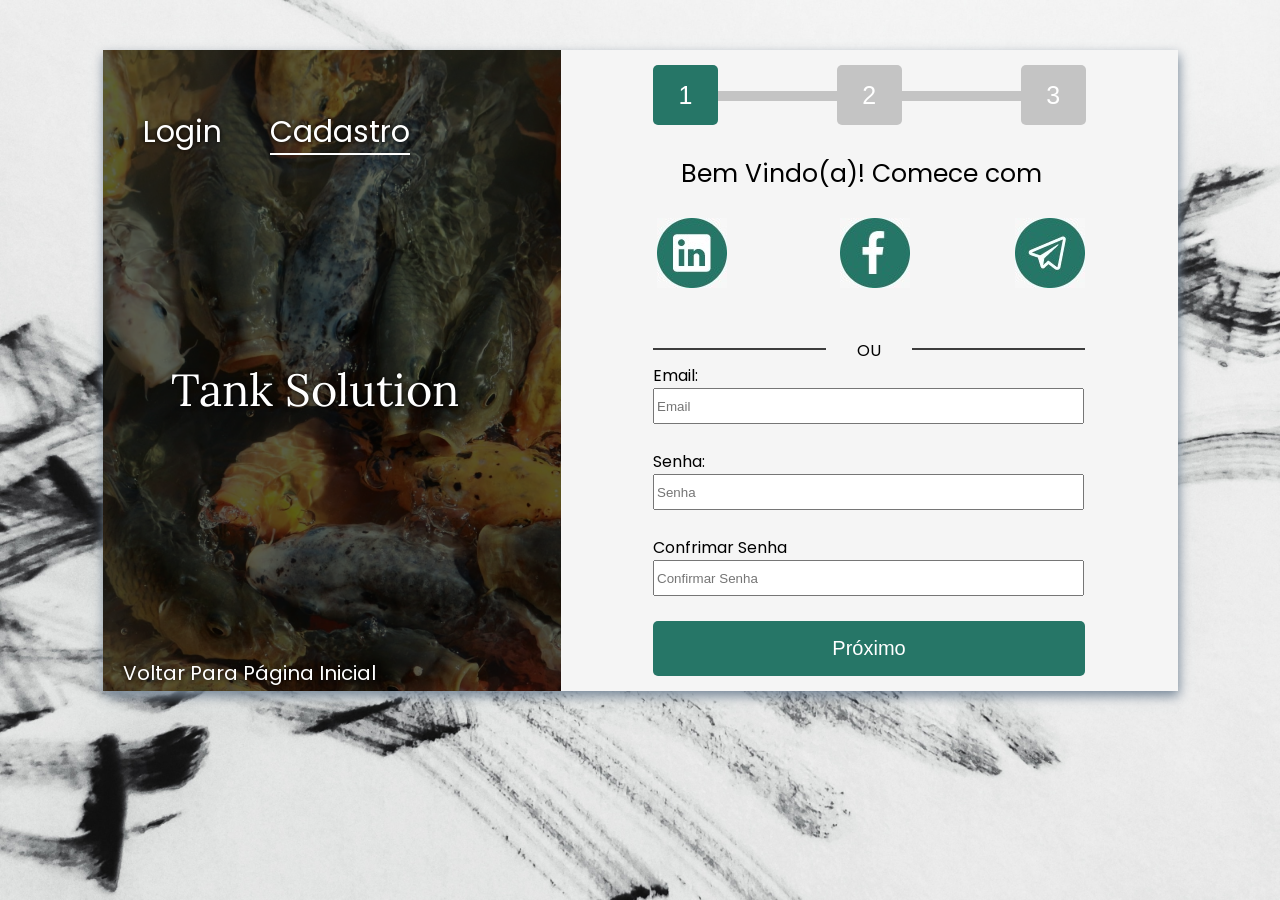
<file: TestesAPI-EnviaDADOS/api-projeto-site/API-projeto-site/public/cad1.html>
<!DOCTYPE html>
<html lang="en">

<head>
    <meta charset="UTF-8">
    <meta http-equiv="X-UA-Compatible" content="IE=edge">
    <meta name="viewport" content="width=device-width, initial-scale=1.0">
    <link href="https://fonts.googleapis.com/css2?family=Poppins&display=swap" rel="stylesheet">
    <link href="https://fonts.googleapis.com/css2?family=Lora&family=Poppins&display=swap" rel="stylesheet">
    <link rel="icon" href="CSS/img-icon/logoverde.png">
    <link rel="stylesheet" href="CSS/login-css.css">
    <link rel="stylesheet" href="CSS/cad1-css.css">
    <link rel="stylesheet" href="CSS/cad2-css.css">
    <link rel="stylesheet" href="CSS/cad3-css.css">

    <title> Tela Cadastro 1</title>
</head>

<body>
<!-- --------------------------------------------  Começo da Cad1 ------------------------------------------------ -->
    <main>
        <div class="img_fundo_esquerdo">
            <nav class="login_cadastro text_shadow">
                <ul>
                    <li id="login_style"> Login </li>
                    <li class="cadastro_style cadastro"> Cadastro </li>
                </ul>
            </nav>
            <div class="tank_solution text_shadow"> Tank Solution </div>
            <div class="text_shadow voltar_inicio">
                Voltar Para Página Inicial
            </div>
        </div>

        <div class="div_info2">
            <form id="form_cadastro" onsubmit="return cadastrar()">

                <div id="corpo">
                    <!-- Botões de Inicio -->
                    <div class="botao_alinhamento">
                        <button class="button_style" id="botao_um"> 1 </button>

                        <div id="linha1" class="linha_entre_botao"></div>

                        <button class="button_style" id="botao_dois"> 2 </button>

                        <div id="linha2" class="linha_entre_botao"></div>

                        <button class="button_style" id="botao_tres"> 3 </button>
                    </div>

                    <div id="cad1" class="div_alinhar_meio">
                        <span class="span_b_v"> Bem Vindo(a)! Comece com </span>
                        <br><br>
                        <!-- Imagens das Redes -->
                        <div class="style_icon">
                            <img id="img_in" src="CSS/img-cad-login/in.azul.verde.jpg" alt="">
                            <img id="img_face" src="CSS/img-cad-login/face.azul.verde.png" alt="">
                            <img src="CSS/img-cad-login/tele.azul.verde.png" alt="">
                        </div>
                        <br><br>

                        <div class="div_linha_ou">
                            <div class="linha_ou"> </div>
                            <span id="span_ou"> OU </span>
                            <div class="linha_ou"> </div>
                        </div>
                        <!-- ------------------------------------------ Começo do cadastro 1 -------------------------------------------------->
                        <div>
                            <div style="text-align: center;">
                                <span id="mensagem_erro"></span>
                            </div>
                            <span class="txt_esquerda"> Email: </span>
                            <br>
                            <input id="email" class="input_style2" type="text" placeholder="Email" name="email"
                                maxlength="50">

                            <br><br>

                            <span class="txt_esquerda"> Senha: </span>
                            <br>
                            <input id="senha" class="input_style2" required type="password" required placeholder="Senha"
                                name="senha" maxlength="50">

                            <br><br>
                            <span> Confrimar Senha </span>
                            <br>
                            <input id="senha2" class="input_style2" required type="password"
                                placeholder="Confirmar Senha" maxlength="50">
                            <br><br>
                            <button onclick="ircad2()" class="btn-final2" type="button"> Próximo </button>
                        </div>
                    </div>
                    <!-- ------------------------------------------ Fim do cadastro 1 -------------------------------------------------->

                    <!-- ------------------------------------------ Começo do cadastro 2 -------------------------------------------------->
                    <div id="cad2" class="div_alinhar_meio" style="display: none;">
                        <!-- Imagens das Redes -->
                        <div class="div_linha_ou">
                            <div class="linha_profile"> </div>
                            <img id="img_profile" src="CSS/img-cad-login/profile-user 2.png" alt="">
                            <div class="linha_profile"> </div>
                        </div>

                        <br><br>
                        <div>
                            <!-- Começo do cadastro -->
                            <div style="text-align: center;">
                                <span id="mensagem_erro2"></span>
                            </div>
                            <span class="txt_esquerda"> Nome: </span>
                            <br>
                            <input id="nome" class="input_style2" required type="text" placeholder="Nome Completo"
                                name="nome" maxlength="70">

                            <br><br>

                            <span class="txt_esquerda"> CPF </span>
                            <br>
                            <input id="cpf" class="input_style2" required type="text" placeholder="Apenas Números"
                                name="cpf" maxlength="11">

                            <br><br>

                            <span> Data de Nascimento: </span>
                            <span class="txt_direita"> Sexo: </span>
                            <br>
                            <input id="data_nascimento" name="d_nasci" class="input_style2 input_pequeno" required type="date">
                            

                            <input id="genero_m" name="genero" value="masculino" type="radio">
                            <span> Marculino </span>
                             
                            <input id="genero_f" name="genero" value="feminino" type="radio"> 
                            <span> Feminino </span>

                            <br><br>

                            <span> Telefone </span>
                            <span class="txt_direita"> Sou Pessoa: </span>

                            <br>
                            
                            <input id="telefone" name="telefone" class="input_style input_medio" type="text"
                                placeholder="Telefone" maxlength="15">

                            <input id="juridico_fisico" name="juri_fisi" class="input_style input_medio input_direita"
                                type="text" placeholder="Fisica/Juridica" maxlength="20">

                            <button onclick="ircad3()" class="btn-final btn-cad2" id="prox" type="button"> Próximo </button>
                            <button class="btn-final" id="anterior" type="button"> Anterior</button>
                        </div>
                    </div>
                    <!-- Fim da tela de Cadastro 2 -->

                    <!--   Começo da Tela de Cadastro 3  -->
                    <div id="cad3" class="div_alinhar_meio" style="display: none;">
                        <!-- Começo do cadastro -->

                        <span class="txt_esquerda"> CEP: </span>
                        <span id="txt_estado" class="txt_direita"> Estado </span>
                        <br>
                        <input id="cep" name="cep" id="cep" class="input_style input_medio3" type="text"
                            placeholder="CEP (apenas numeros)" maxlength="20">
                        <input id="estado" name="estado" class="input_style input_medio3 input_margin" type="text"
                            placeholder="Exemplo: SP" maxlength="10">

                        <br><br>

                        <span class="txt_esquerda"> Cidade </span>
                        <span class="txt_direita" id="txt_municipio"> Municipio </span>
                        <br>
                        <input id="cidade" name="cidade" class="input_style input_medio3" type="text"
                            placeholder="Cidade" maxlength="50">
                        <input id="municipio" name="municipio" class="input_style input_medio3 input_margin" type="text"
                            placeholder="Municipio" maxlength="30">

                        <br><br>

                        <span> Bairro </span>
                        <br>
                        <input id="bairro" name="bairro" class="input_style input_maior" type="text"
                            placeholder="Bairro" maxlength="30">

                        <br><br>

                        <span class="txt_esquerda"> Rua </span>
                        <span class="txt_direita" id="txt_numero"> Número </span>
                        <br>
                        <input id="rua" name="rua" class="input_style input_medio3 input_medio_grande" required
                            type="text" placeholder="Rua" maxlength="30">
                        <input id="numero" name="numero" class="input_style input_medio3 input_direita input_menor"
                            required type="text" placeholder="N°" maxlength="10">

                        <br><br>

                        <span> Complemento </span>
                        <br>
                        <input id="complemento" name="complemento" class="input_style input_maior" type="text" required
                            placeholder="Complemento" maxlength="30">
                        <button class="btn-final" type="submit"> Cadastrar </button>
                    </div>
                </div>
        </div>
        </form>
        </div>
    </main>

    <!-- -------------------------------------------- Fim Tela de Cadastro ----------------------------------------------- -->

</body>

</html>

<script>
    function ircad2() {

        if (email.value == '' || senha.value == '') {

            mensagem_erro.innerHTML = `<span style="color: red;"> Preencha os campos vazios! <span>`;
        } 
        else if (email.value.indexOf('@') < 0 || email.value.indexOf('.com') < 0) {

            mensagem_erro.innerHTML = `<span style="color: red;"> E-mail inválido! <span>`;
        } 
        else if (senha2.value != senha.value) {
            mensagem_erro.innerHTML = `<span style="color: red;"> Senhas diferentes <span>`;
        } 
        else {
            cad1.style.display = 'none';
            cad2.style.display = 'block';
            cad3.style.display = 'none';

            linha1.style = "background-color: #267667;";
            botao_dois.style = "background-color: #267667;"
        }
    }

    function ircad3() {

        if (nome.value == '' || cpf.value == '' || data_nascimento.value == '' || genero_f.value == '' || genero_m.value == '' ||
            telefone.value == '' || juridico_fisico.value == '') {

            mensagem_erro2.innerHTML = `<span style="color: red;"> Preencha os campos vazios! <span>`;
        }

        else {
            cad1.style.display = 'none';
            cad2.style.display = 'none';
            cad3.style.display = 'block';

            linha2.style = "background-color: #267667;";
            botao_tres.style = "background-color: #267667;"
        }
    }


    function cadastrar() {
        if (cep.value == '' || estado.value == '' || cidade.value == '' || municipio.value == '' || bairro.value == '' ||
            rua.value == '' || numero.value == '' || complemento.value == '') {

        } else {
            var formulario = new URLSearchParams(new FormData(form_cadastro));
            fetch("/usuarios/cadastrar", {
                method: "POST",
                body: formulario
            }).then(function (response) {

                if (response.ok) {

                    window.location.href = 'login.html';

                } else {

                    console.log('Erro de cadastro!');
                    response.text().then(function (resposta) {
                        div_erro.innerHTML = resposta;
                    });
                }
            });

            return false;
        }
    }
</script>


<!-- Criado por: Carlos Henrique Lima De Sousa -->
</file>
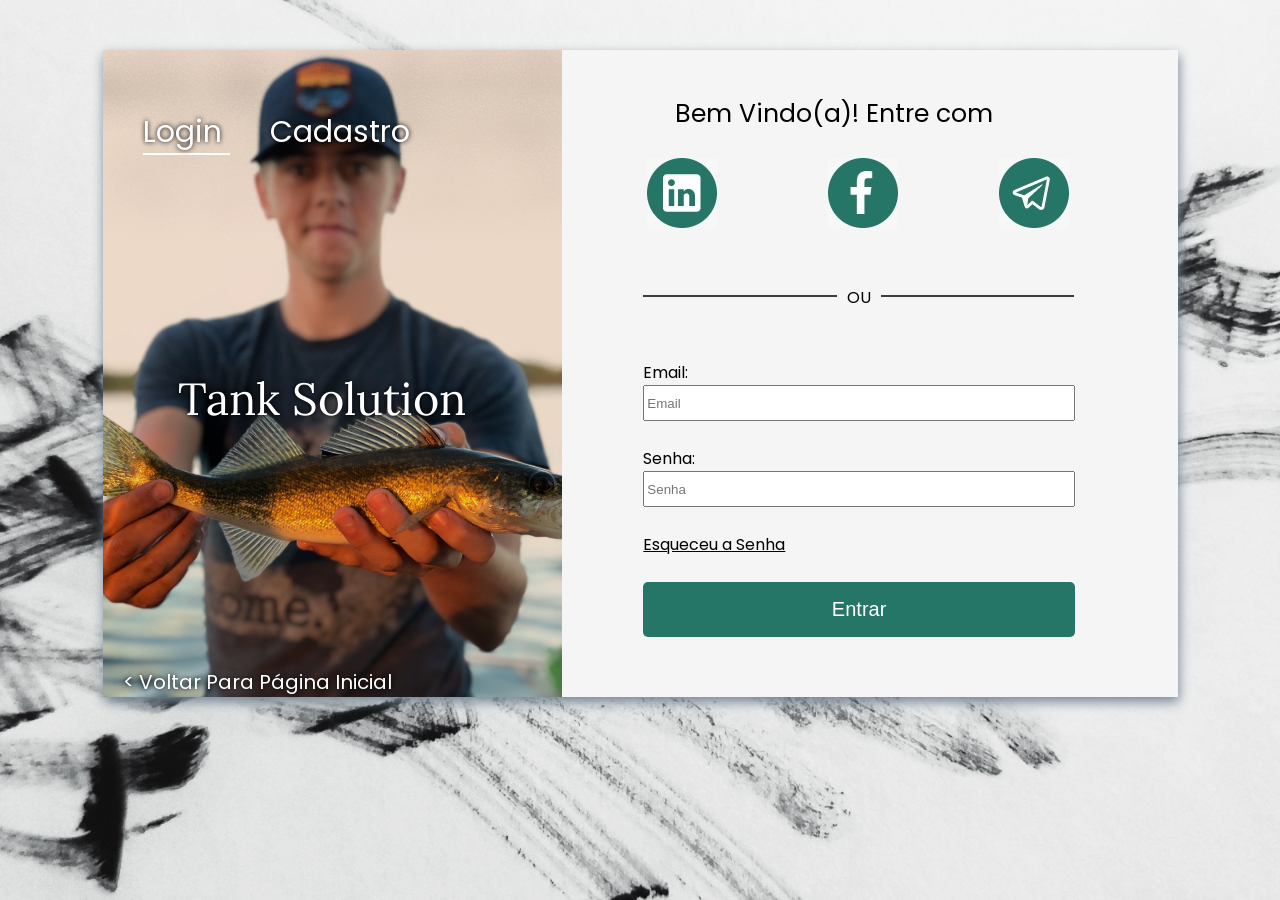
<file: TestesAPI-EnviaDADOS/api-projeto-site/API-projeto-site/public/login.html>
<!DOCTYPE html>
<html lang="en">

<head>
    <meta charset="UTF-8">
    <meta http-equiv="X-UA-Compatible" content="IE=edge">
    <meta name="viewport" content="width=device-width, initial-scale=1.0">
    <link href="https://fonts.googleapis.com/css2?family=Poppins&display=swap" rel="stylesheet">
    <link href="https://fonts.googleapis.com/css2?family=Lora&family=Poppins&display=swap" rel="stylesheet">
    <link rel="icon" href="CSS/img-icon/logoverde.png">
    <link rel="stylesheet" href="CSS/login-css.css">
    <title> Tela Login </title>
</head>

<body>
    <main>
        <div class="img_fundo_esquerdo">
            <nav class="login_cadastro text_shadow">
                <ul>
                    <li class="cadastro"> Login </li>
                    <a href="cad1.html">
                        <li class="cadastro_style"> Cadastro </li>
                    </a>
                </ul>
            </nav>
            <div class="tank_solution text_shadow"> Tank Solution </div>
            <a href="home.html">
                <div class="text_shadow voltar_inicio">
                    < Voltar Para Página Inicial </div>
            </a>
        </div>

        <div class="div_info">
            <div class="div_alinhar_esquerda">
                <span class="span_b_v"> Bem Vindo(a)! Entre com </span>
                <br><br>
                <!-- Imagens das Redes -->
                <div class="style_icon">
                    <a href=""> <img class="style_icon" id="img_in" src="CSS/img-cad-login/in.azul.verde.jpg" alt="">
                    </a>
                    <a href=""> <img class="style_icon" id="img_face" src="CSS/img-cad-login/face.azul.verde.png"
                            alt=""></a>
                    <a href=""> <img class="style_icon" src="CSS/img-cad-login/tele.azul.verde.png" alt=""> </a>
                </div>
                <br><br>

                <!-- Começo do cadastro -->
                <div class="div_linha_ou">
                    <div class="linha_ou"> </div>
                    <span class="span_ou"> OU </span>
                    <div class="linha_ou"> </div>
                    <br><br>
                </div>

                <div id="msg_erro" style="display: none;">
                    Seu nome de usuário ou senha podem estar incorretos
                </div>
                <br>
                <form id="form_login" method="POST" onsubmit="return entrar()">
                    <span class="txt_esquerda"> Email: </span>
                    <br>
                    <input id="inp_email" class="input_style" type="email" placeholder="Email" name="email">

                    <br><br>

                    <span class="txt_esquerda"> Senha: </span>
                    <br>
                    <input id="inp_senha" class="input_style" type="password" required placeholder="Senha" name="senha">

                    <br><br>
                    <u> Esqueceu a Senha </u>
            </div>

            <br>

            <!-- Proxima Pagina -->
            <button class="btn-final" type="submit"> Entrar </button>
            </form>

        </div>
    </main>
</body>

</html>

<script>
    function entrar() {
        var formulario = new URLSearchParams(new FormData(form_login));
        fetch("/usuarios/autenticar", {
            method: "POST",
            body: formulario
        }).then(resposta => {

            if (resposta.ok) {

                resposta.json().then(json => {

                    sessionStorage.login_usuario_meuapp = json.login;
                    sessionStorage.nome_usuario_meuapp = json.nome;

                    window.location.href = 'index.html';
                });

            } else {

                console.log('Erro de login!');

                resposta.text().then(texto => {
                    console.error(texto);
                    finalizar_aguardar(texto);
                });
            }
        });

        return false;
    }
</script>
</file>
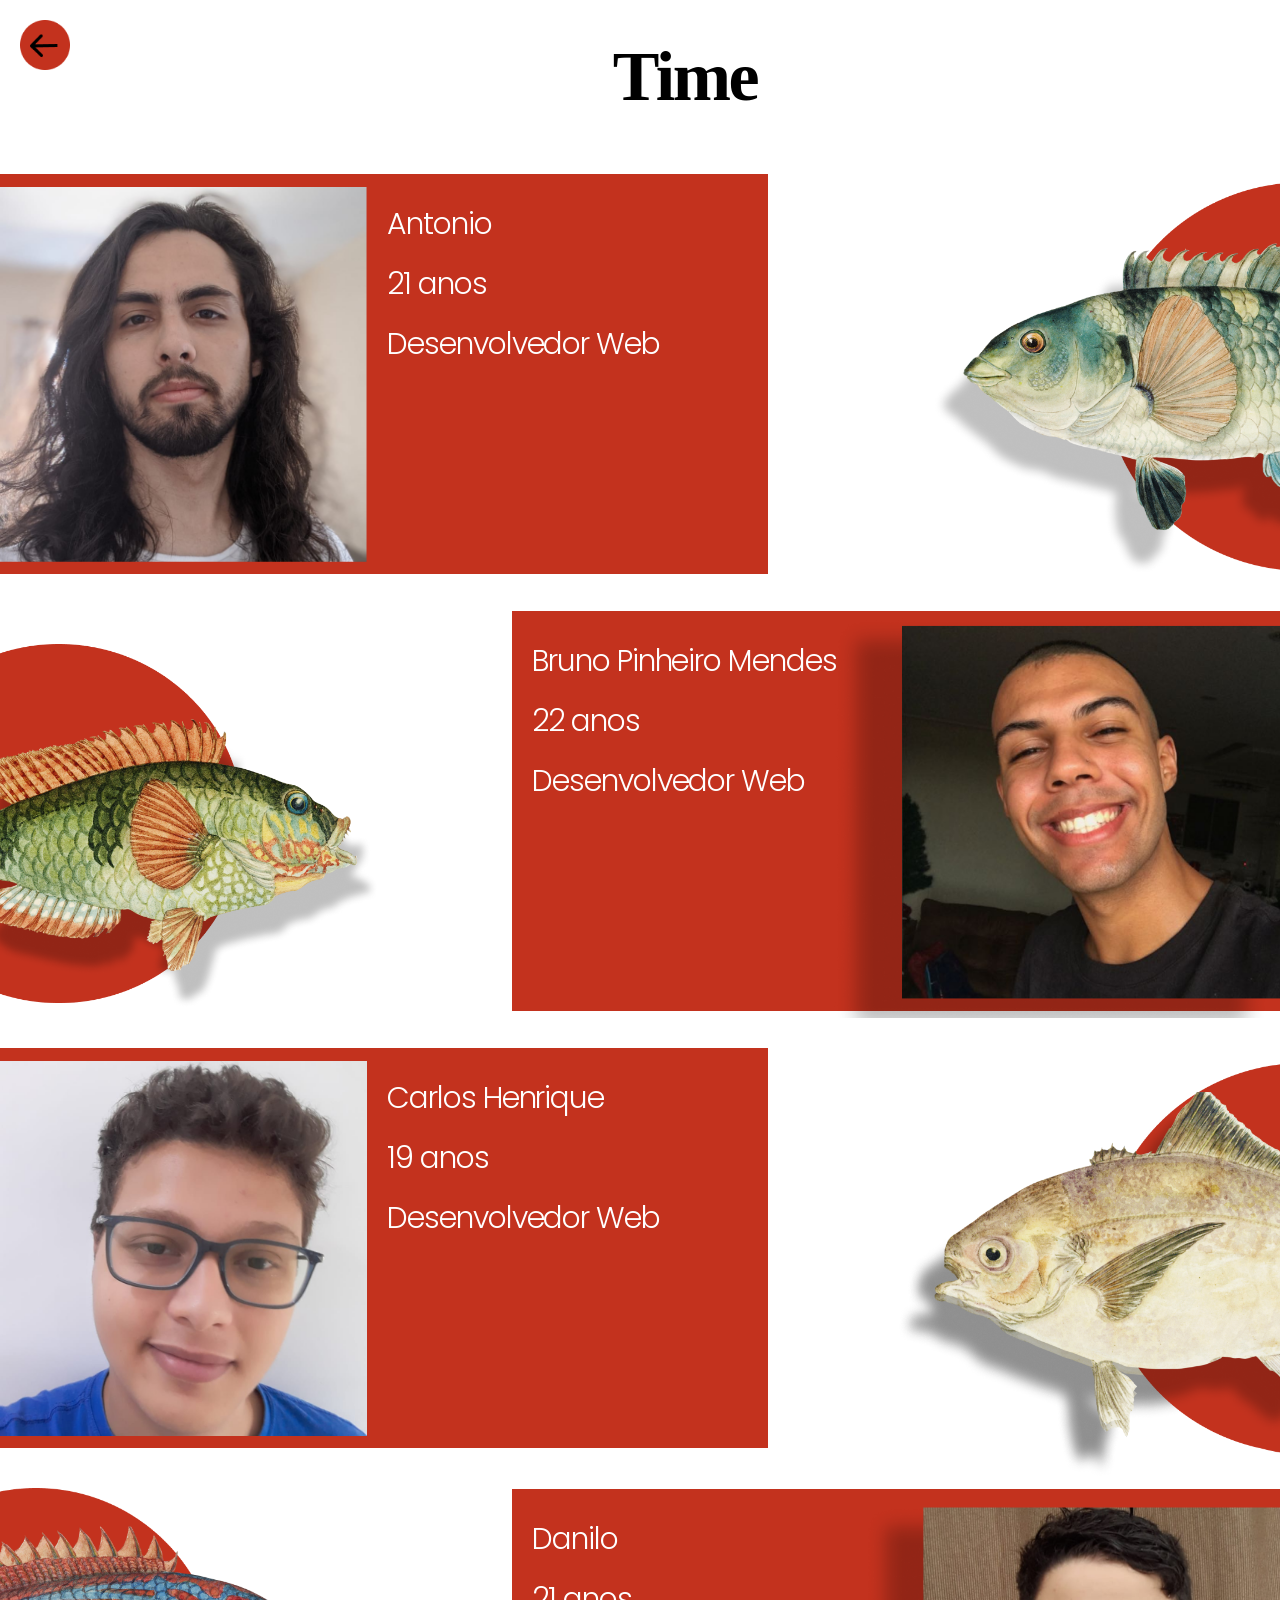
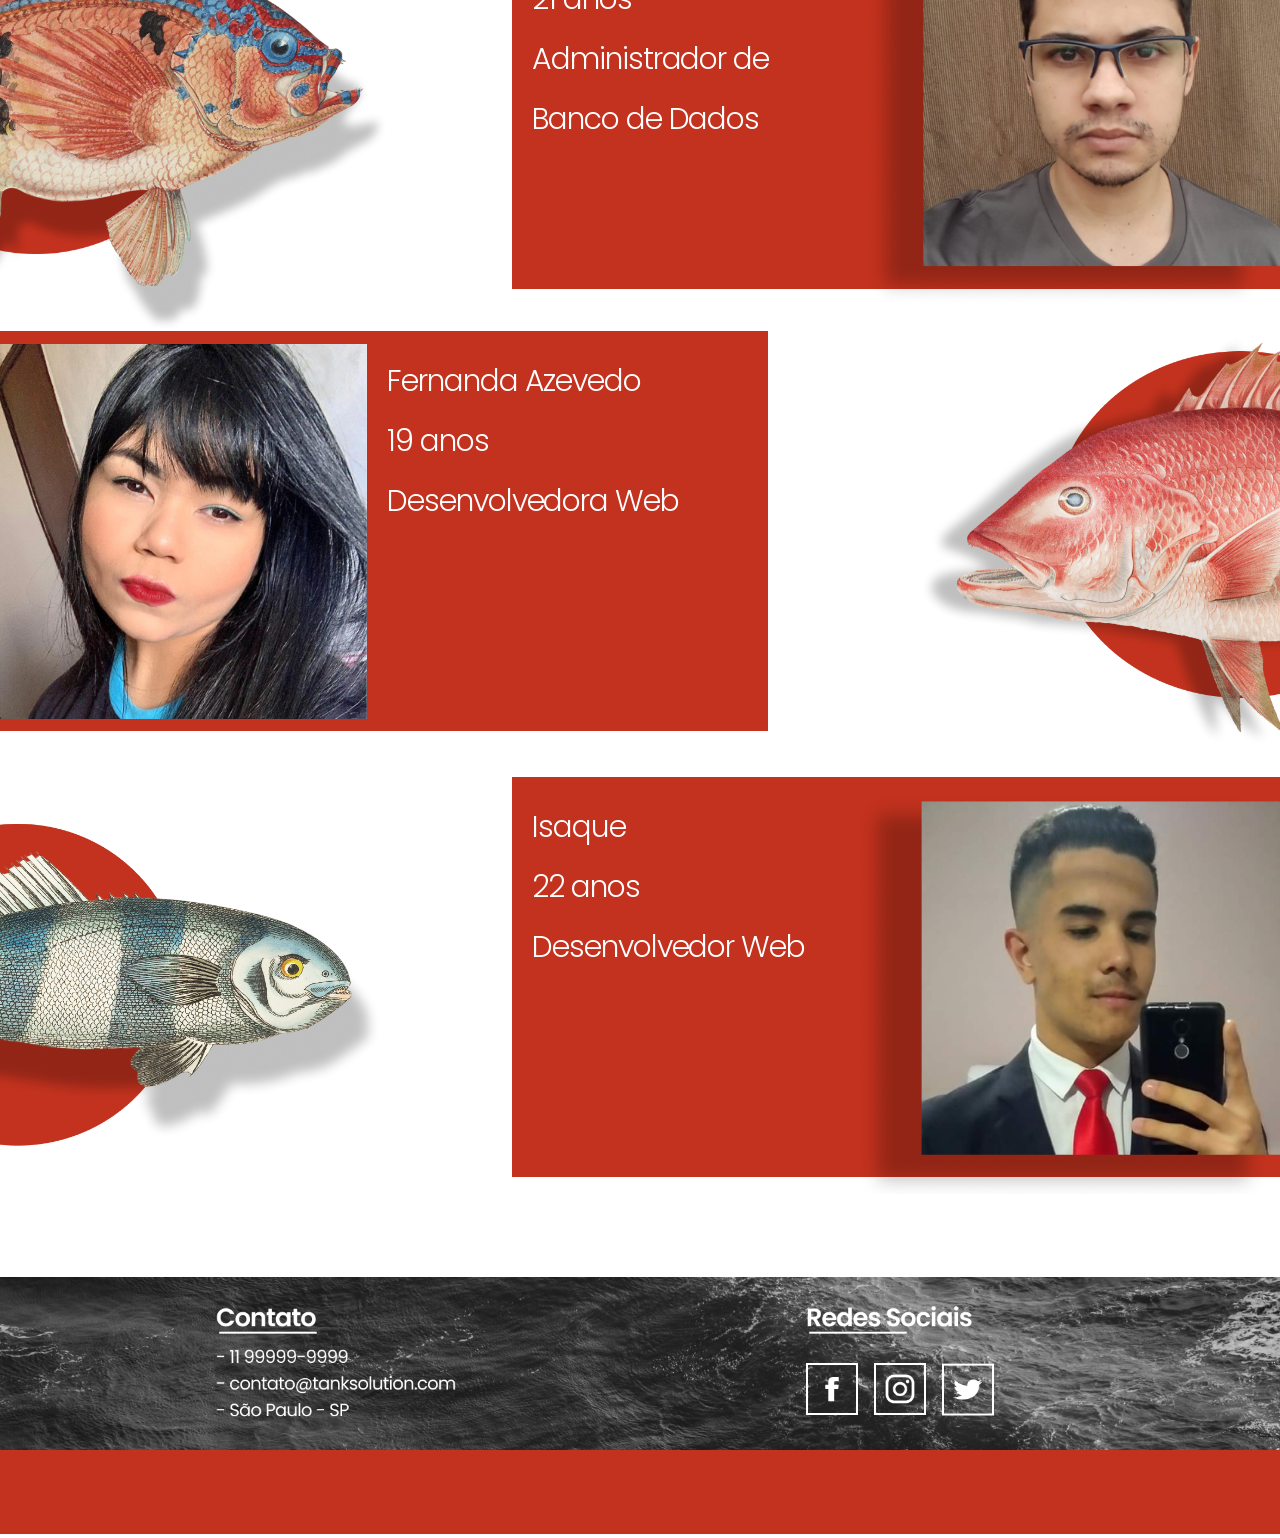
<file: TestesAPI-EnviaDADOS/api-projeto-site/API-projeto-site/public/time.html>
<!DOCTYPE html>
<html lang="pt-br">

<head>
    <meta charset="UTF-8">
    <meta http-equiv="X-UA-Compatible" content="IE=edge">
    <meta name="viewport" content="width=device-width, initial-scale=1.0">
    <link rel="stylesheet" href="CSS/time-css.css">
    <link rel="preconnect" href="https://fonts.gstatic.com">
    <link href="https://fonts.googleapis.com/css2?family=Poppins:wght@200&display=swap" rel="stylesheet">
    <title>Document</title>
</head>

<body>
    <a href="home.html"> <img id="voltar" src="CSS/img-time/setinha.png" alt=""> </a>
    <div id="team">
        <h3>Time</h3>
    </div>

    <!-- Info e peixe Antônio -->
    <div class="peixes">
        <img class="peixesDireita" src="CSS/img-time/peixe1.png" alt="">
    </div>

    <div class="container-esquerdo">
        <img class="pessoaEsquerda" src="CSS/img-time/antonio.png" id="antonio">
        <span>
            Antonio <br>
            21 anos <br>
            Desenvolvedor Web
        </span>
    </div>

    <!-- Info e peixe Bruno -->
    <div class="peixes">
        <img class="peixesEsquerda" src="CSS/img-time/peixe2.png" alt="">
    </div>

    <div class="container-direito">
        <span>
            Bruno Pinheiro Mendes <br>
            22 anos <br>
            Desenvolvedor Web
        </span>
        <img class="pessoaDireita" src="CSS/img-time/bruno.png">
    </div>

    <!-- Info e peixe Carlos -->
    <div class="peixes">
        <img class="peixesDireita" src="CSS/img-time/peixe3.png" id="peixe3">
    </div>

    <div class="container-esquerdo">
        <img class="pessoaEsquerda" src="CSS/img-time/carlos.png" id="carlinhos">
        <span>
            Carlos Henrique <br>
            19 anos <br>
            Desenvolvedor Web
        </span>
    </div>

    <!-- Info e peixe Danilo -->
    <div class="peixes">
        <img class="peixesEsquerda" src="CSS/img-time/peixe4.png" id="peixe4">
    </div>

    <div class="container-direito">
        <span>
            Danilo <br>
            21 anos <br>
            Administrador de <br>Banco de Dados
        </span>
        <img class="pessoaDireita" src="CSS/img-time/danilo.png" id="danilo">
    </div>

    <!-- Info e peixe Fernanda -->
    <div class="peixes">
        <img class="peixesDireita" src="CSS/img-time/peixe5.png" id="">
    </div>

    <div class="container-esquerdo">

        <img class="pessoaEsquerda" src="CSS/img-time/fernanda.png" id="fernanda">
        <span>
            Fernanda Azevedo <br>
            19 anos <br>
            Desenvolvedora Web
        </span>
    </div>

    <!-- Info e peixe Danilo -->
    <div class="peixes">
        <img class="peixesEsquerda" src="CSS/img-time/peixe6.png" id="peixe4">
    </div>

    <div class="container-direito">
        <span>
            Isaque <br>
            22 anos <br>
            Desenvolvedor Web
        </span>
        <img class="pessoaDireita" src="CSS/img-time/isaque.png" id="isaque">
    </div>
    <footer>
        <img id="footer" src="CSS/img-time/footer.png" alt="">
    </footer>

</body>

</html>
</file>
<file: TestesAPI-EnviaDADOS/api-projeto-site/API-projeto-site/public/CSS/login-css.css>
/* Define margin, padding e border como 0, cor para o fundo e padrao de font dos texto */
body {
    margin: 0;
    border: 0;
    padding: 0;
    margin: 50px 50px;
    font-family: 'Poppins', sans-serif;
    background-color: whitesmoke;
    background-image: url(img-cad-login/fundo.jpg);
    background-repeat:no-repeat ;
    background-size: cover;
}

/* Deixando o main com uma cor de fundo, dando uma borda shadow para ele e setando um tamanho padrão para width */
main {
    display: flex;
    width: 1075px;
    margin: 0 auto;
    box-shadow: 1px 5px 11px 0 lightslategrey;
    background-color: whitesmoke;
}

/* Tirando a decoração dos links */
a {
    text-decoration: none;
    color: black;
    cursor: pointer;
}

.text_shadow {
    text-shadow: 0 0 5px black;
}

.voltar_inicio {
    color: white;
    margin-top: 240px;
    font-size: 20px;
    margin-left: 20px;
}

/* Modifica a imagem e sua div */
.img_fundo_esquerdo {
    background-image: url(img-cad-login/isaque.png);
    background-repeat: no-repeat;
    min-width: 500px;    
}

/* Textos Login e Cadastro dentro da li alinhados */
ul li {
    display: inline;
}

/* Modifica os textos Login e Cadastro dentro da nav */
.login_cadastro {
    font-size: 30px;
    color: white;
    padding-top: 30px;
}

/* Modifica o texto cadastro, dando uma margem do texto login, e criando um borda em baixo */
.cadastro {
    border-bottom: 2px solid white;
    color: white;
}

.cadastro_style {
    margin-left: 40px;
    color: white;
}

/* Modifica o Texto da Tank Solution que fica no centro da imagem */
.tank_solution {
    margin-top: 43%;
    width: 77%;
    font-size: 45px;
    margin-left: 15%;
    color: white;
    font-family: 'Lora', serif;
}

/* Textos Bem Vindo alinhados com o fim do botão um, e tamanho da font maior */
.span_b_v {
    font-size: 25px;
    margin-left: 6.5%;
}

/* Textos e Inputs separados dos botões de cima e dos lados */
.div_info {
    margin-left: 3.8%;
    width: 45%;
    margin-top: 45px;
    margin-bottom: 50px;
}

#img_in {
    margin-left: 4px;
}

/* Imagens separadas com o margin left e right na img face */
#img_face {
    margin-left: 22%;
    margin-right: 20%;
}

.span_ou {
    margin-left: 10px;
    margin-right: 10px;
}

.div_linha_ou {
    display: flex;
}

/* Linha entre o Texto OU, que fica abaixo dos icones das redes */
.linha_ou {
    background-color: rgb(61, 61, 61);
    color: white;
    height: 2px;
    margin-top: 10px;
    min-width: 40%;
}

#msg_erro {
    color: red;
    font-size: 15.5px;
}

/* Modifica todos os inputs da tela */
.input_style {
    height: 30px;
    width: 87.5%;
}

/* Modifica o botão final: Entrar */
.btn-final {
    border-radius: 5px;
    border: 0px;
    height: 55px;
    width: 89.2%;
    background-color: #267667;
    color: white;
    font-size: 20px;
    cursor: pointer;
}
</file>
<file: TestesAPI-EnviaDADOS/api-projeto-site/API-projeto-site/public/CSS/cad1-css.css>
/* Modifica a imagem da esquerda e sua div */
.img_fundo_esquerdo {
    background-image: url(img-cad-login/peixe.tela1.png);
    min-width: 458px;
}

/* Modifica a nav com os textos Login e Cadastro dentro */
.login_cadastro {
    font-size: 30px;
    color: white;
    padding-top: 30px;
}

/* Modifica o texto login, dando uma cor branca para o seu texto */
#login_style {
    color: white;
}

/* Deixa o texto Tank Solution com uma margem de cima */
.tank_solution {
    margin-top: 45%;
}

/* Textos e Inputs separados dos botões de cima e dos lados */
.div_info2 {
    width: 60%;
}

.style_icon {
    display: flex;
    justify-content: space-between;
}

form {
    width: 70%;
    margin: 15px auto;
}

/* Separa os textos Bem Vindo(a) dos botões de cima  */
.div_alinhar_meio {
    margin-top: 30px;
    width: 100%;
}

/* Deixa os botões de cima um ao lado do outro */
.botao_alinhamento {
    display: flex;
    justify-content: space-between;
}

.div_linha_ou {
    display: flex;
    justify-content: space-between;
}

/* Inputs maiores */
.input_style2 {
    width: 98%;
    height: 30px;
}

/* Style de todos os três botões de cima */
.button_style {
    min-width: 65px;
    min-height: 60px;
    background-color: #c4c4c4;
    border: 0;
    border-radius: 5px;
    font-size: 25px;
    color: white;
    font-family: Arial, Helvetica, sans-serif;
}

/* Da uma margem para o botão um, fazendo todos os botões de cima ficarem mais a direita */
#botao_um {
    /* margin-left: 8%; */
    background-color: #267667;
}

/* Modifica as linhas que estão entre os botões de cima */
.linha_entre_botao {
    background-color: #c4c4c4;
    height: 10px;
    margin-top: 6%;
    min-width: 27.5%;
}
 
/* Textos Bem Vindo alinhados com o fim do botão um, e tamanho da font maior */
#span_ou {
    margin-left: 10px;
    margin-right: 10px;
}

/* Modifica a largura e margem do botão final: Proximo */
.btn-final2 {
    border-radius: 5px;
    border: 0px;
    height: 55px;
    width: 100%;
    background-color: #267667;
    color: white;
    font-size: 20px;
    cursor: pointer;
}

#anterior {
    width: 30%;
    margin-top: 25px;
}
</file>
<file: TestesAPI-EnviaDADOS/api-projeto-site/API-projeto-site/public/CSS/cad2-css.css>
/* Modifica a imagem da esquerda e sua div */
.img_fundo_esquerdo {
    background-image: url(img-cad-login/peixe.tela2.2.png);
    min-width: 458px;
}

.button_color {
    background-color: #267667;
}

#img_profile {
    margin-left: 12px;
    margin-right: 12px;
}

/* Linha entre a imagem do usuario */
.linha_profile {
    background-color: rgb(61, 61, 61);
    color: white;
    height: 2px;
    margin-top: 40px;
    width: 35%;
} 

/* Input do Data de Nascimento */
.input_pequeno {
    width: 40%;
}

/* Input do Telefone e Pessoa Juridica - Fisica */
.input_medio {
    width: 47%;
}

/* Deixa alguns textos a direita */
.txt_direita {
    float: right;
    margin-right: 25%;
}

/* Escolha o tipo de Sexo */
#form_escolha {
    float: right;
    margin-right: 50px;
    margin-top: 5px;
}

/* Deixa alguns inputs para a direita */
.input_direita {
    float: right;
}

/* Zera a margin de todos os botões da pagina */
.btn-final {
    margin-left: 0;

}

/* Deixa o botão proximo com uma margem do botão anterior */
.btn-voltar{
    float: left;
    margin-top: 25px;
}

/*  */
#prox {
    float: right;
    width: 30%;
}

#genero_m {
    margin-left: 45px;
}
</file>
<file: TestesAPI-EnviaDADOS/api-projeto-site/API-projeto-site/public/CSS/cad3-css.css>
/* Modifica a imagem da esquerda e sua div */
.img_fundo_esquerdo {
    background-image: url(img-cad-login/peixe.tela.3.png);
}

/* Margin txt estado */
.txt_direita {
    margin-right: 25%;
}

#voltar {
    margin-top: 210px;
}

/* Margin txt Municipio */
#txt_municipio {
    margin-right: 28%;
}

/* Margin dos input abaixo dos texto Estado e Municipio */
.input_margin {
    margin-left: 6%;
}

/* Input maior abaixo do texto Bairro */
.input_maior {
    width: 98%;
}

/* Input abaixo do texto Lagradouro */
.input_medio_grande {
    width: 60%;
}

.input_medio3 {
    width: 44.5%;
}

/* Input abaixo do Numero */
.input_menor {
    width: 45%;
}

/* Margin do texto numero para alinhar ao seu input */
#txt_numero {
    margin-right: 31%;
}

#txt_estado {
    float: right;
    margin-right: 33%;
}

.btn-final {
    width: 100%;
    margin-top: 25px;
}
</file>
<file: TestesAPI-EnviaDADOS/api-projeto-site/API-projeto-site/public/CSS/time-css.css>
body {
padding: 0;
margin: 0;
border: 0;
max-width: 1954px;
height: 100%;
max-width: 100%;
border-radius: 0px;
}

h3 {
margin: 0;
text-align: center;
font-family: Lora;
font-size: 70px;
font-style: normal;
font-weight: 700;
line-height: 154px;
letter-spacing: -0.035em;
}

span {
font-family: Poppins;
font-size: 30px;
color: white;
font-style: normal;
font-weight: 300;
line-height: 60px;
letter-spacing: -0.035em;
text-align: left;
padding: 20px;
}

.peixesDireita {
    float: right;
    width: 400px;
    left: 0px;
    top: 0px;
}

.peixesEsquerda {
    float: left;
    margin-top: 50px;
    width: 400px;
    left: 0px;
    top: 0px;
}
.container-esquerdo {
    height: 400px;
    width: 60%;
    background: #C3321E;
    display: inline-flex;
}

.container-direito {
    float: right;
    height: 400px;
    width: 60%;
    background: #C3321E;
    display: inline-flex;
}

.pessoaEsquerda {
float: left;
height: 400px;
width: 400px;
left: 0px;
border-radius: 0px;
}

.pessoaDireita {
float: right;
height: 400px;
position: absolute;
right: 0px;
margin-block: 7px;
}

#carlinhos {
    height: 375px;
    width: 367px;
    margin-block: 13px;
}

.peixes {
    margin-top: 20px;
}

#peixe3 {
    margin-top: 52px;
}

#danilo {
    margin-block: 17px;
}

#peixe4 {
    margin-top: 20px;
}

#fernanda {
    height: 375px;
    width: 367px;
    margin-block: 13px;
}

#isaque {
        margin-block: 17px;

}

#footer {
    margin-top: 100px;
    max-width: 100%;
}

#antonio {
    height: 375px;
    width: 367px;
    margin-block: 13px;
}

#voltar {
    float: left;
    width: 50px;
    margin: 20px
}
</file>
